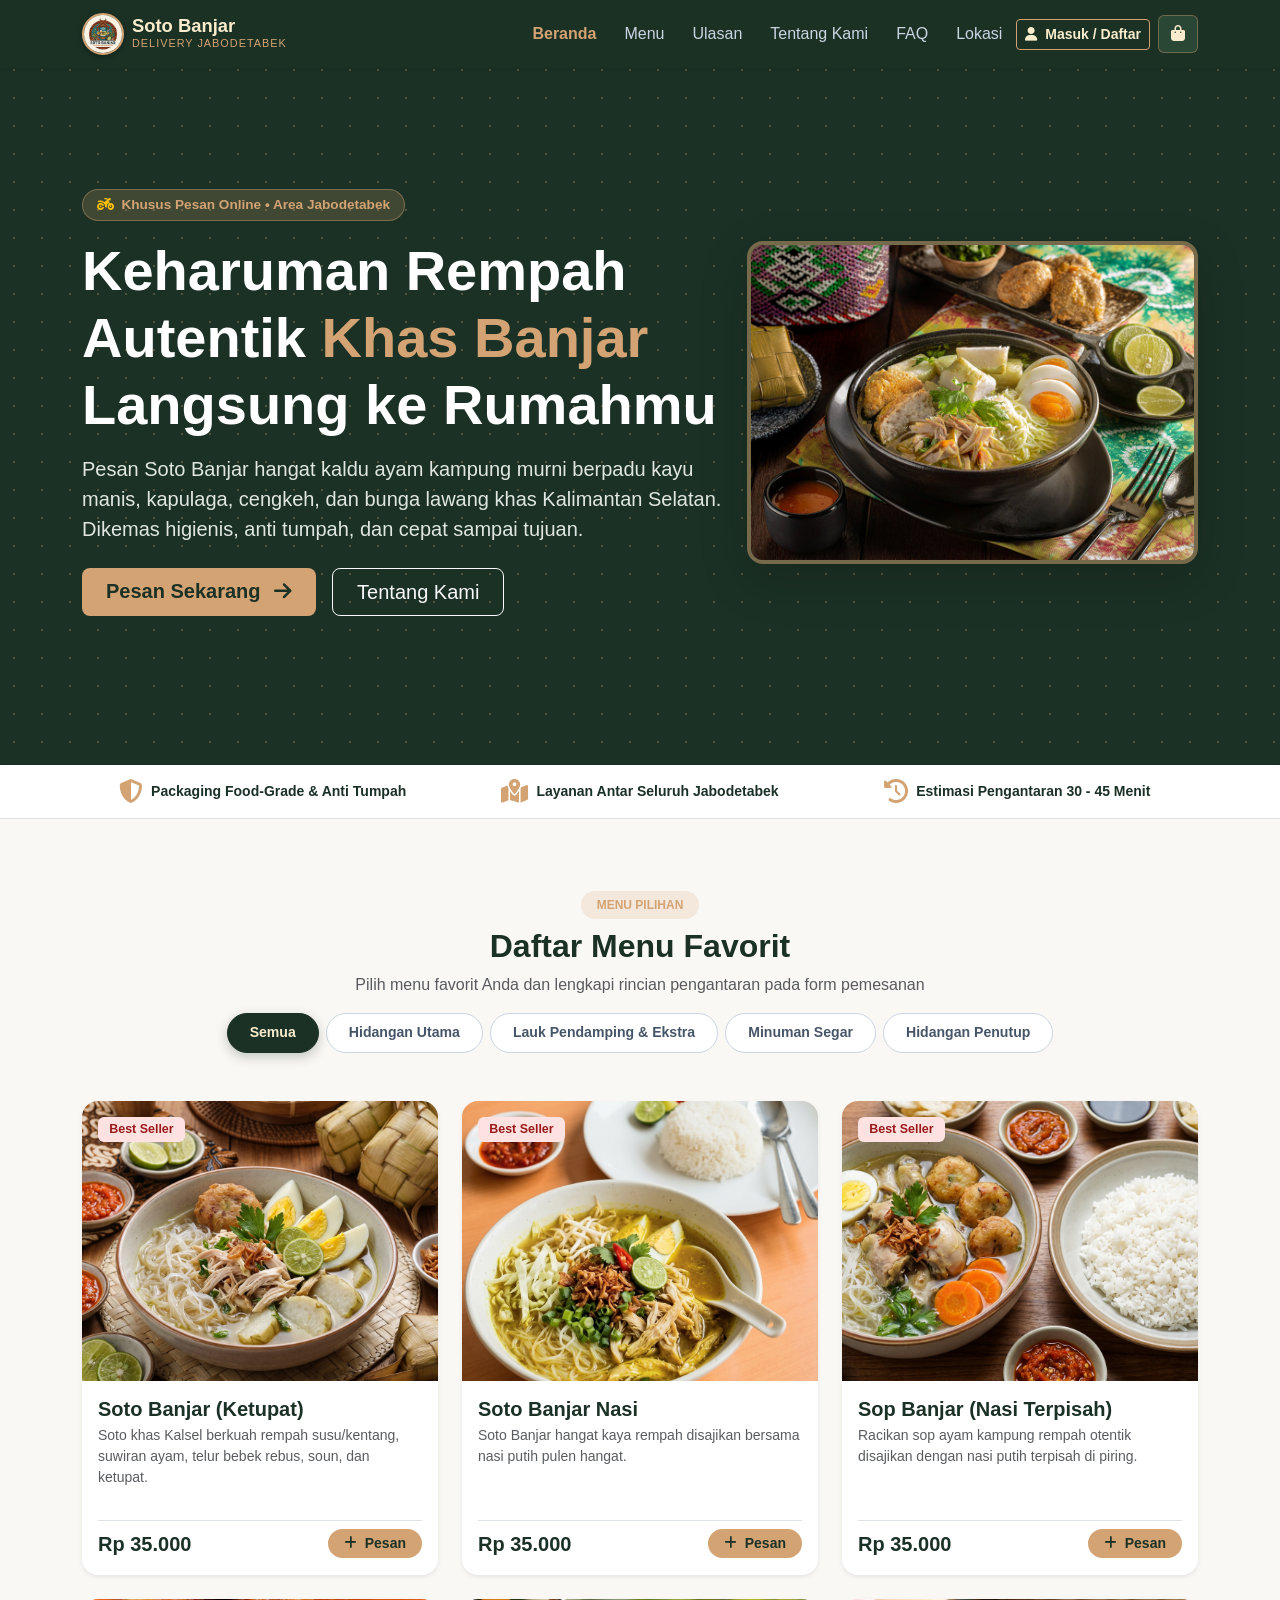
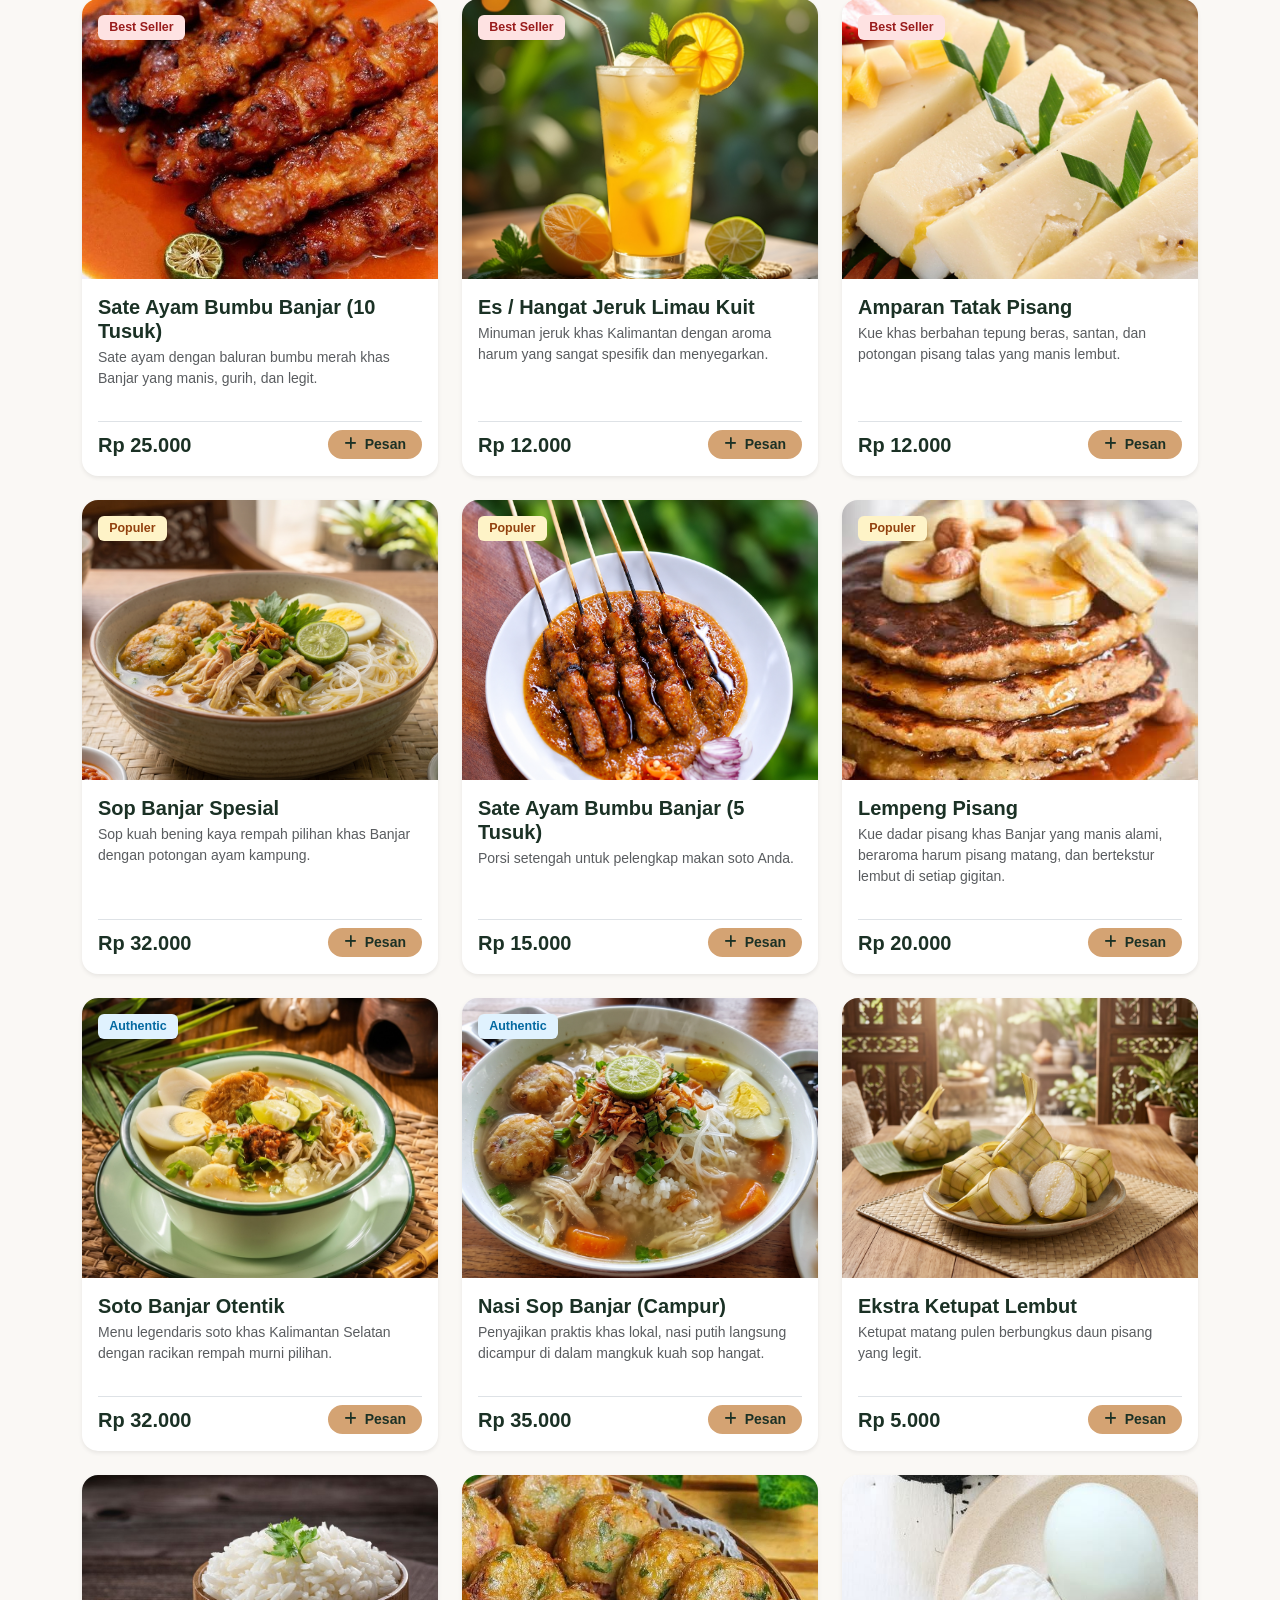
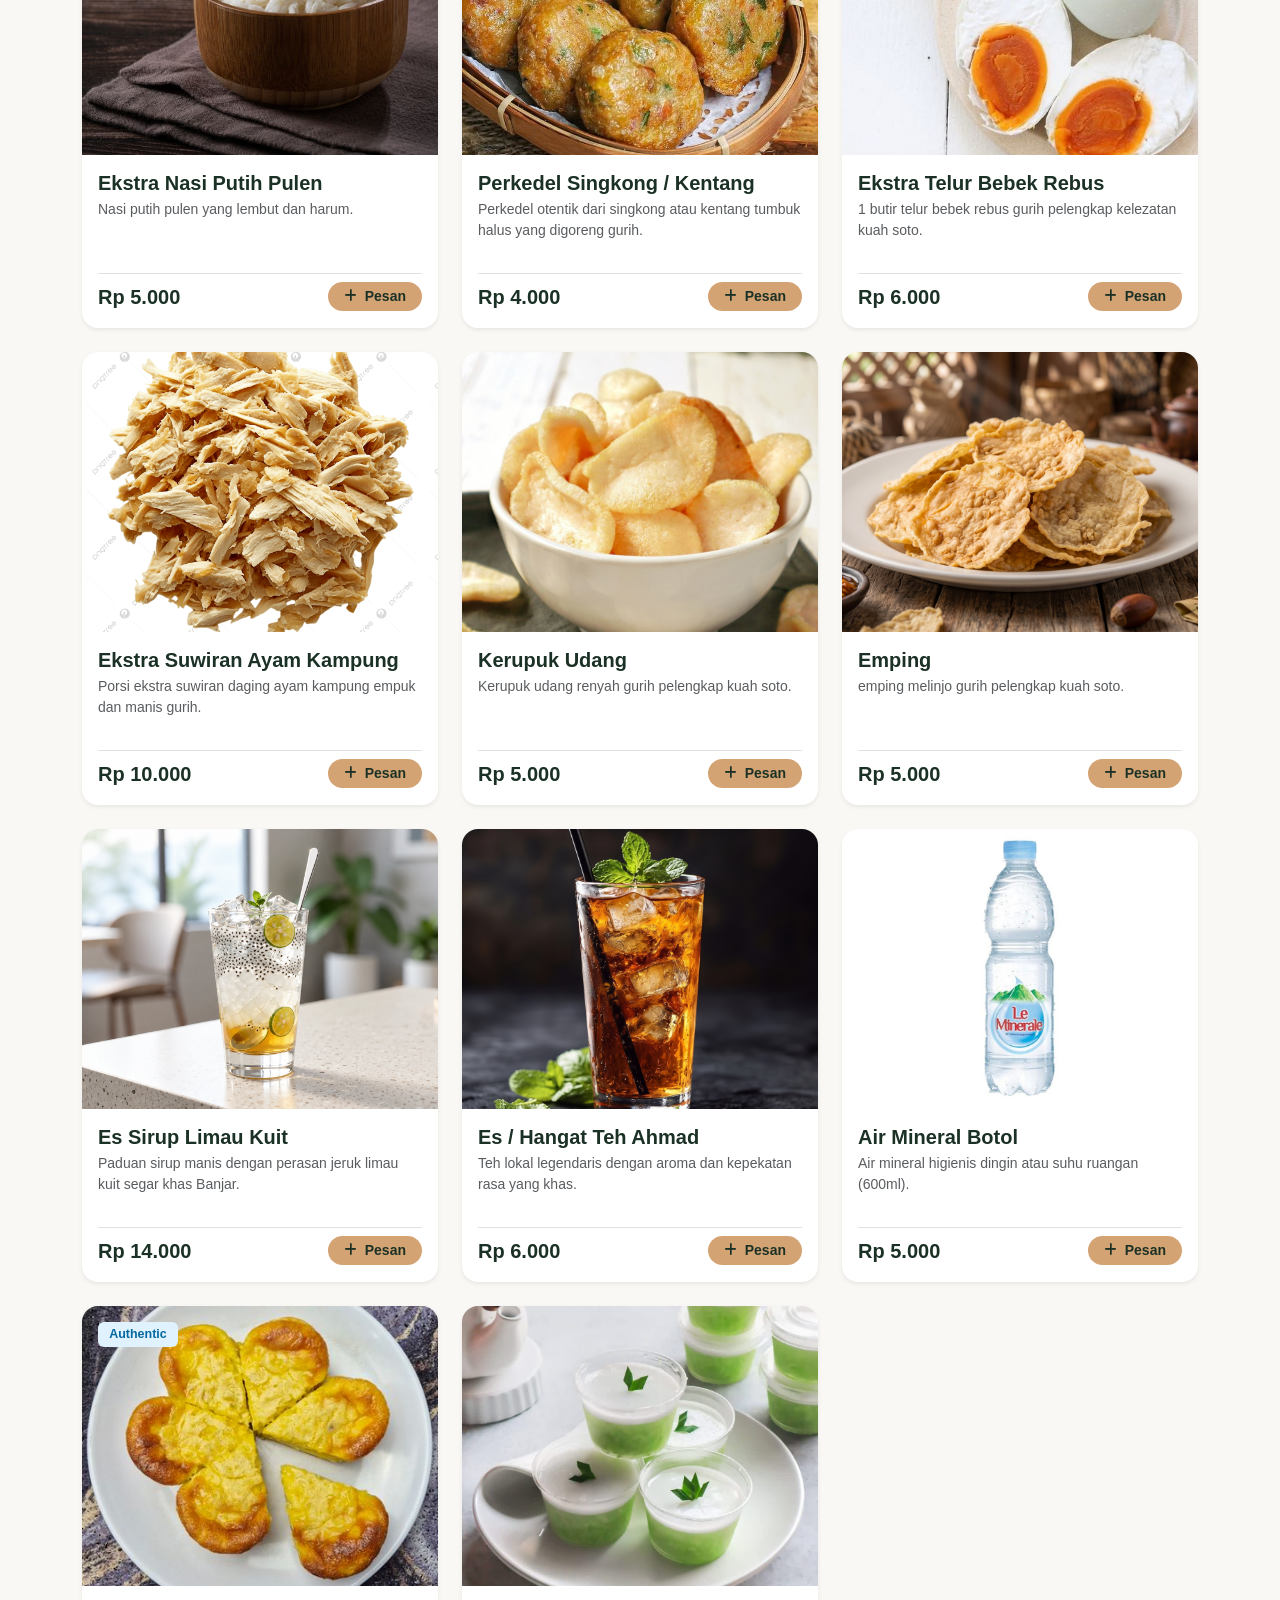
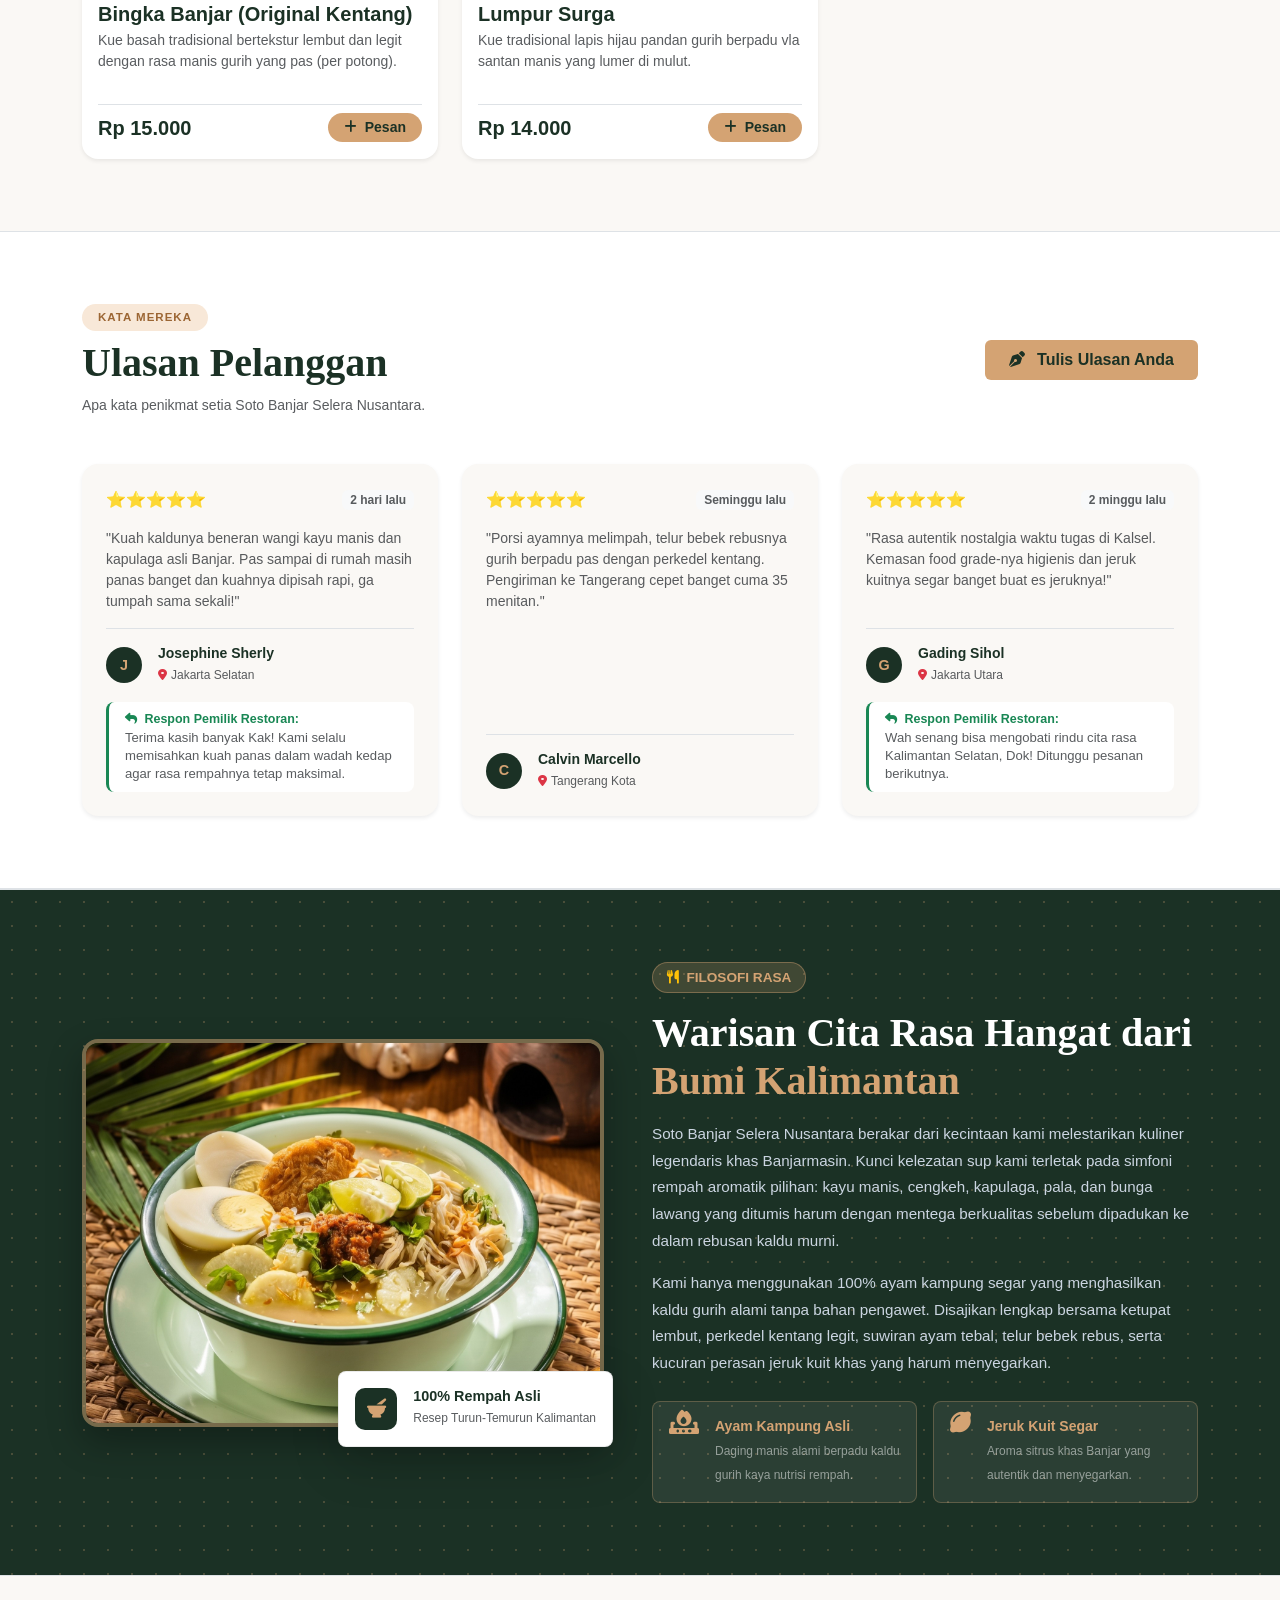
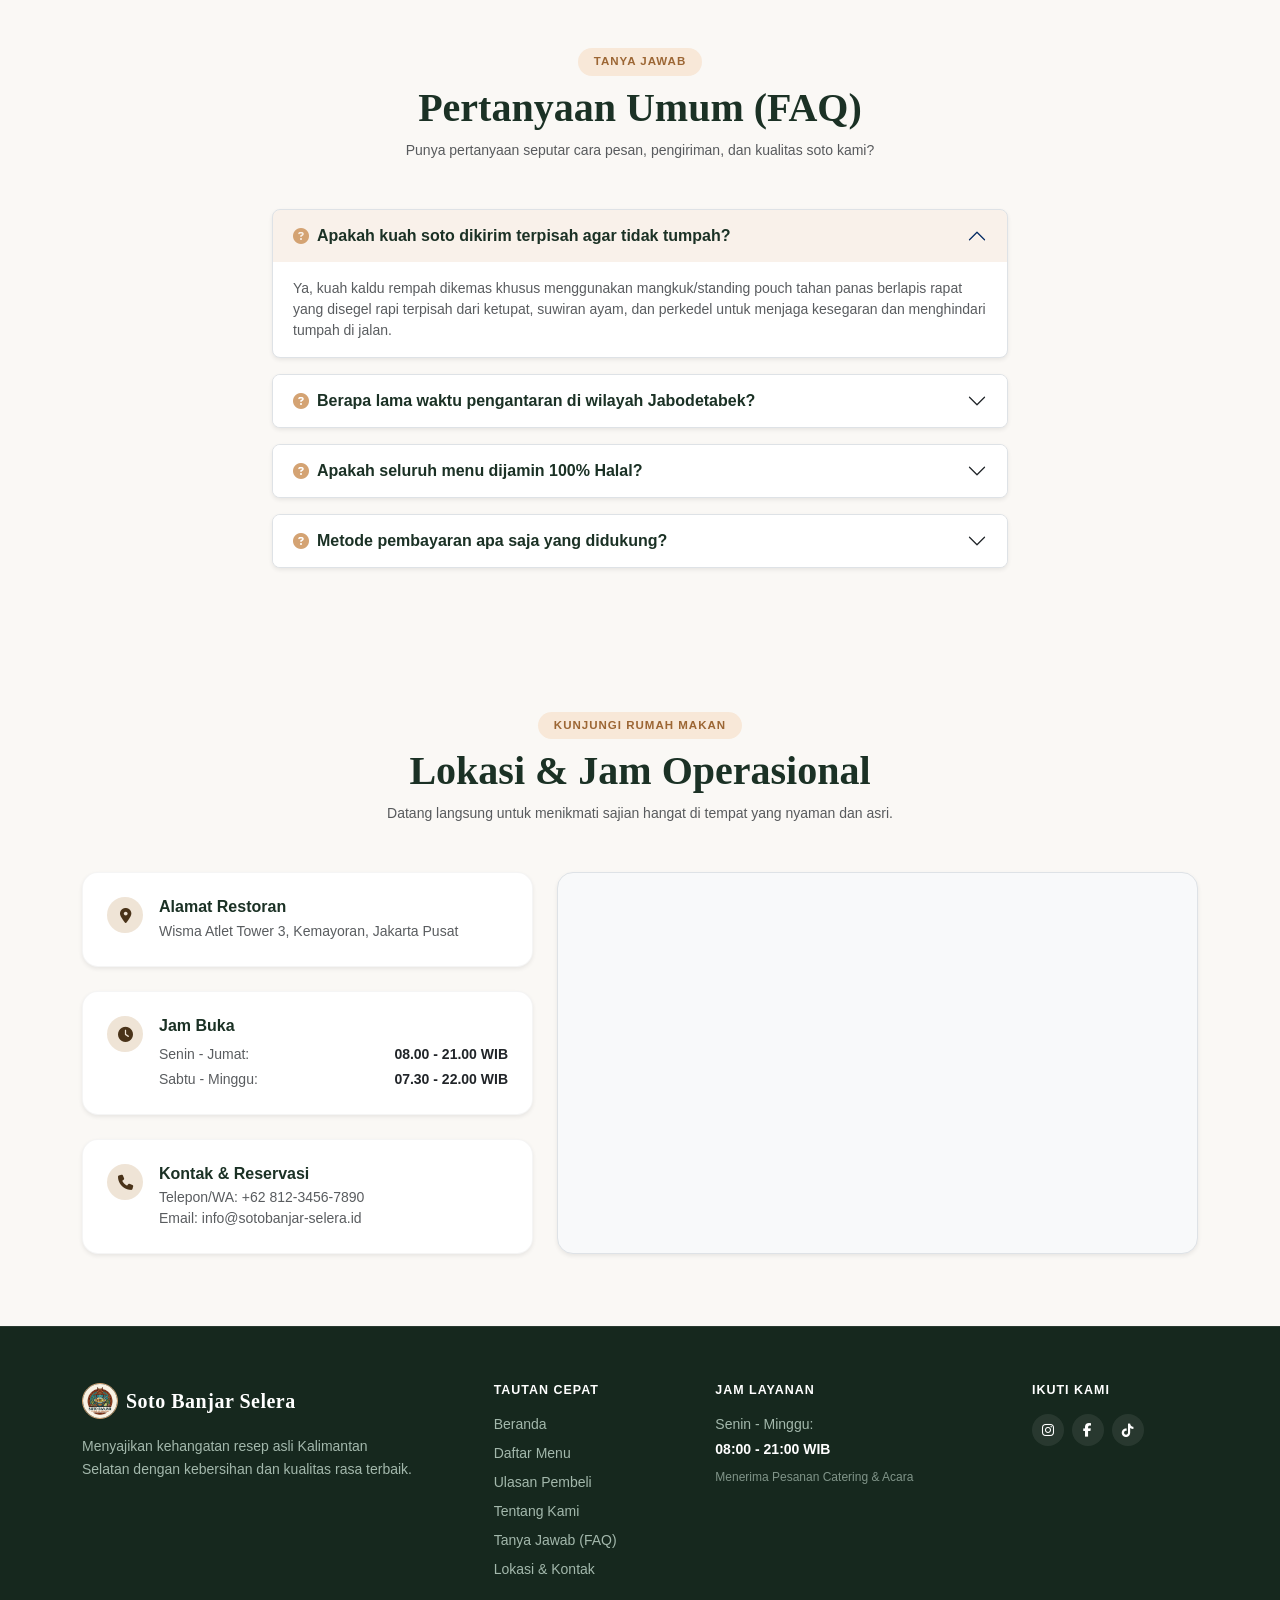
<file: SotoBanjar-UTS-Kelompok5/customer/index.html>
<!DOCTYPE html>
<html lang="id">
<head>
    <meta charset="UTF-8">
    <meta name="viewport" content="width=device-width, initial-scale=1.0">
    <title>Soto Banjar Selera Nusantara - Delivery Online Jabodetabek</title>
    <link rel="icon" type="image/jpeg" href="../assets/logo.jpeg">
    <link href="https://cdn.jsdelivr.net/npm/bootstrap@5.3.3/dist/css/bootstrap.min.css" rel="stylesheet">
    <link rel="stylesheet" href="https://cdnjs.cloudflare.com/ajax/libs/font-awesome/6.4.0/css/all.min.css">
    <link rel="stylesheet" href="style.css">
</head>
<body>

    <!-- Navigation -->
    <nav class="navbar navbar-expand-lg navbar-dark fixed-top custom-navbar shadow-sm">
        <div class="container">
            <a class="navbar-brand d-flex align-items-center gap-2" href="#">
                <img src="../assets/logo.jpeg" alt="Logo Soto Banjar" class="brand-logo-img">
                <div>
                    <span class="d-block brand-title">Soto Banjar</span>
                    <span class="d-block brand-subtitle">Delivery Jabodetabek</span>
                </div>
            </a>
            
            <div class="d-flex align-items-center gap-2 order-lg-last">
                <div id="user-nav-area">
                    <button class="btn btn-outline-gold btn-sm" data-bs-toggle="modal" data-bs-target="#authModal">
                        <i class="fa-solid fa-user me-1"></i> Masuk / Daftar
                    </button>
                </div>

                <button id="cart-toggle-btn" class="btn btn-cart position-relative" title="Lihat Keranjang Pesanan">
                    <i class="fa-solid fa-bag-shopping"></i>
                    <span id="cart-count-badge" class="position-absolute top-0 start-100 translate-middle badge rounded-pill bg-danger d-none">0</span>
                </button>
            </div>

            <div class="collapse navbar-collapse" id="navMenu">
                <ul class="navbar-nav ms-auto mb-2 mb-lg-0">
                    <li class="nav-item"><a class="nav-link active" href="#home">Beranda</a></li>
                    <li class="nav-item"><a class="nav-link" href="#menu">Menu</a></li>
                    <li class="nav-item"><a class="nav-link" href="#review">Ulasan</a></li>
                    <li class="nav-item"><a class="nav-link" href="#tentang">Tentang Kami</a></li>
                    <li class="nav-item"><a class="nav-link" href="#faq">FAQ</a></li>
                    <li class="nav-item"><a class="nav-link" href="#lokasi">Lokasi</a></li>
                </ul>
            </div>
        </div>
    </nav>

    <!-- Header -->
    <section id="home" class="hero-section text-white d-flex align-items-center">
        <div class="container text-center text-lg-start">
            <div class="row align-items-center gy-5">
                <div class="col-lg-7">
                    <span class="badge badge-tag mb-3">
                        <i class="fa-solid fa-motorcycle me-1 text-warning"></i> <span id="hero-badge-text">Khusus Pesan Online • Area Jabodetabek</span>
                    </span>
                    <h1 class="display-4 fw-bold mb-3 hero-title" id="hero-title-text">
                        Keharuman Rempah Autentik <span class="text-gold">Khas Banjar</span> Langsung ke Rumahmu
                    </h1>
                    <p class="lead mb-4 hero-desc" id="hero-desc-text">
                        Pesan Soto Banjar hangat kaldu ayam kampung murni berpadu kayu manis, kapulaga, cengkeh, dan bunga lawang khas Kalimantan Selatan. Dikemas higienis, anti tumpah, dan cepat sampai tujuan.
                    </p>
                    <div class="d-flex flex-column flex-sm-row gap-3 justify-content-center justify-content-lg-start">
                        <a href="#menu" class="btn btn-gold btn-lg px-4">Pesan Sekarang <i class="fa-solid fa-arrow-right ms-2"></i></a>
                        <a href="#tentang" class="btn btn-outline-light btn-lg px-4">Tentang Kami</a>
                    </div>
                </div>
                <div class="col-lg-5 text-center">
                    <div class="hero-img-box position-relative d-inline-block">
                        <img id="hero-main-img" src="../assets/header.jpg" alt="Soto Banjar" class="img-fluid rounded-4 shadow-lg hero-img">
                    </div>
                </div>
            </div>
        </div>
    </section>

    <!-- Banner Pengiriman -->
    <section id="area-pengiriman" class="bg-white py-3 border-bottom shadow-sm">
        <div class="container">
            <div class="row g-3 text-center align-items-center">
                <div class="col-md-4">
                    <div class="d-flex align-items-center justify-content-center gap-2 text-dark-green">
                        <i class="fa-solid fa-shield-halved fa-xl text-gold"></i>
                        <span class="fw-semibold small">Packaging Food-Grade & Anti Tumpah</span>
                    </div>
                </div>
                <div class="col-md-4">
                    <div class="d-flex align-items-center justify-content-center gap-2 text-dark-green">
                        <i class="fa-solid fa-map-location-dot fa-xl text-gold"></i>
                        <span class="fw-semibold small">Layanan Antar Seluruh Jabodetabek</span>
                    </div>
                </div>
                <div class="col-md-4">
                    <div class="d-flex align-items-center justify-content-center gap-2 text-dark-green">
                        <i class="fa-solid fa-clock-rotate-left fa-xl text-gold"></i>
                        <span class="fw-semibold small">Estimasi Pengantaran 30 - 45 Menit</span>
                    </div>
                </div>
            </div>
        </div>
    </section>

    <!-- Menu -->
    <section id="menu" class="py-5 location-section">
        <div class="container py-4">
            <div class="text-center mb-5">
                <span class="badge bg-gold-subtle text-gold text-uppercase px-3 py-2 rounded-pill fw-bold">Menu Pilihan</span>
                <h2 class="section-title mt-2">Daftar Menu Favorit</h2>
                <p class="text-muted">Pilih menu favorit Anda dan lengkapi rincian pengantaran pada form pemesanan</p>
                
                <div class="d-flex justify-content-center mt-3">
                    <div class="btn-group flex-wrap justify-content-center" id="filter-tabs"></div>
                </div>
            </div>

            <div class="row g-4" id="menu-grid"></div>
        </div>
    </section>

    <!-- Review / Ulasan Pelanggan -->
    <section id="review" class="py-5 bg-white border-top border-bottom">
        <div class="container py-4">
            <div class="d-flex flex-column flex-md-row justify-content-between align-items-center mb-5 gap-3">
                <div>
                    <span class="badge badge-pill-subtle text-uppercase px-3 py-2 rounded-pill fw-bold">KATA MEREKA</span>
                    <h2 class="display-6 fw-bold mt-2 section-heading-custom">Ulasan Pelanggan</h2>
                    <p class="text-muted small mb-0">Apa kata penikmat setia Soto Banjar Selera Nusantara.</p>
                </div>
                <button type="button" class="btn btn-gold px-4 py-2" onclick="handleOpenReviewModal()">
                    <i class="fa-solid fa-pen-nib me-2"></i> Tulis Ulasan Anda
                </button>
            </div>

            <div class="row g-4" id="review-cards-container"></div>
        </div>
    </section>

    <!-- Tentang Kami -->
    <section id="tentang" class="py-5 about-green-section text-white border-top border-bottom">
        <div class="container py-4">
            <div class="row align-items-center gy-5">
                <div class="col-lg-6">
                    <div class="position-relative pe-lg-4">
                        <div class="about-img-frame rounded-4 overflow-hidden shadow-lg">
                            <img id="about-main-img" src="../assets/soto-banjar.jpeg" alt="Cita Rasa Soto Banjar" class="img-fluid w-100 about-main-img">
                        </div>
                        <div class="about-floating-card shadow-lg p-3 rounded-3 bg-white position-absolute border text-dark">
                            <div class="d-flex align-items-center gap-3">
                                <div class="about-floating-icon"><i class="fa-solid fa-mortar-pestle"></i></div>
                                <div>
                                    <h6 class="fw-bold mb-0 text-dark-green" style="font-size: 0.9rem;">100% Rempah Asli</h6>
                                    <small class="text-muted extra-small">Resep Turun-Temurun Kalimantan</small>
                                </div>
                            </div>
                        </div>
                    </div>
                </div>

                <div class="col-lg-6">
                    <span class="badge badge-tag mb-3">
                        <i class="fa-solid fa-utensils me-1 text-warning"></i> <span id="about-badge-text">FILOSOFI RASA</span>
                    </span>
                    <h2 class="display-6 fw-bold mb-3 section-heading-custom text-white" id="about-title-text">
                        Warisan Cita Rasa Hangat dari <span class="text-gold">Bumi Kalimantan</span>
                    </h2>
                    <p class="about-text-lead" id="about-p1-text" style="line-height: 1.75; font-size: 0.95rem;">
                        Soto Banjar Selera Nusantara berakar dari kecintaan kami melestarikan kuliner legendaris khas Banjarmasin. Kunci kelezatan sup kami terletak pada simfoni rempah aromatik pilihan: kayu manis, cengkeh, kapulaga, pala, dan bunga lawang yang ditumis harum dengan mentega berkualitas sebelum dipadukan ke dalam rebusan kaldu murni.
                    </p>
                    <p class="about-text-lead mb-4" id="about-p2-text" style="line-height: 1.75; font-size: 0.95rem;">
                        Kami hanya menggunakan 100% ayam kampung segar yang menghasilkan kaldu gurih alami tanpa bahan pengawet. Disajikan lengkap bersama ketupat lembut, perkedel kentang legit, suwiran ayam tebal, telur bebek rebus, serta kucuran perasan jeruk kuit khas yang harum menyegarkan.
                    </p>

                    <div class="row g-3">
                        <div class="col-sm-6">
                            <div class="d-flex align-items-start gap-3 p-3 rounded-3 about-feature-box">
                                <i class="fa-solid fa-fire-burner text-gold fa-xl mt-1"></i>
                                <div>
                                    <h6 class="fw-bold mb-1 text-gold small" id="about-feat1-title">Ayam Kampung Asli</h6>
                                    <small class="text-white-50 extra-small" id="about-feat1-desc">Daging manis alami berpadu kaldu gurih kaya nutrisi rempah.</small>
                                </div>
                            </div>
                        </div>
                        <div class="col-sm-6">
                            <div class="d-flex align-items-start gap-3 p-3 rounded-3 about-feature-box">
                                <i class="fa-solid fa-lemon text-gold fa-xl mt-1"></i>
                                <div>
                                    <h6 class="fw-bold mb-1 text-gold small" id="about-feat2-title">Jeruk Kuit Segar</h6>
                                    <small class="text-white-50 extra-small" id="about-feat2-desc">Aroma sitrus khas Banjar yang autentik dan menyegarkan.</small>
                                </div>
                            </div>
                        </div>
                    </div>
                </div>
            </div>
        </div>
    </section>

    <!-- FAQ -->
    <section id="faq" class="py-5 location-section">
        <div class="container py-4">
            <div class="text-center mb-5">
                <span class="badge badge-pill-subtle text-uppercase px-3 py-2 rounded-pill fw-bold" id="faq-badge-text">TANYA JAWAB</span>
                <h2 class="display-6 fw-bold mt-2 section-heading-custom" id="faq-title-text">Pertanyaan Umum (FAQ)</h2>
                <p class="text-muted small" id="faq-desc-text">Punya pertanyaan seputar cara pesan, pengiriman, dan kualitas soto kami?</p>
            </div>

            <div class="row justify-content-center">
                <div class="col-lg-8">
                    <div class="accordion custom-accordion" id="faqAccordion"></div>
                </div>
            </div>
        </div>
    </section>

    <!-- Lokasi & Jam Operasional -->
    <section id="lokasi" class="location-section py-5">
        <div class="container py-4">
            <div class="text-center mb-5">
                <span class="badge badge-pill-subtle text-uppercase px-3 py-2 rounded-pill fw-bold">KUNJUNGI RUMAH MAKAN</span>
                <h2 class="display-6 fw-bold mt-2 section-heading-custom">Lokasi & Jam Operasional</h2>
                <p class="text-muted small">Datang langsung untuk menikmati sajian hangat di tempat yang nyaman dan asri.</p>
            </div>

            <div class="row g-4 align-items-stretch">
                <div class="col-lg-5 d-flex flex-column gap-3 justify-content-between">
                    <div class="info-card p-3 p-md-4 shadow-sm rounded-4 border-0 bg-white d-flex align-items-start gap-3">
                        <div class="icon-circle"><i class="fa-solid fa-location-dot"></i></div>
                        <div>
                            <h6 class="fw-bold mb-1 title-text">Alamat Restoran</h6>
                            <p class="text-muted small mb-0">Wisma Atlet Tower 3, Kemayoran, Jakarta Pusat</p>
                        </div>
                    </div>

                    <div class="info-card p-3 p-md-4 shadow-sm rounded-4 border-0 bg-white d-flex align-items-start gap-3">
                        <div class="icon-circle"><i class="fa-solid fa-clock"></i></div>
                        <div class="flex-grow-1">
                            <h6 class="fw-bold mb-2 title-text">Jam Buka</h6>
                            <div class="d-flex justify-content-between small text-muted mb-1">
                                <span>Senin - Jumat:</span>
                                <span class="fw-semibold text-dark">08.00 - 21.00 WIB</span>
                            </div>
                            <div class="d-flex justify-content-between small text-muted">
                                <span>Sabtu - Minggu:</span>
                                <span class="fw-semibold text-dark">07.30 - 22.00 WIB</span>
                            </div>
                        </div>
                    </div>

                    <div class="info-card p-3 p-md-4 shadow-sm rounded-4 border-0 bg-white d-flex align-items-start gap-3">
                        <div class="icon-circle"><i class="fa-solid fa-phone"></i></div>
                        <div>
                            <h6 class="fw-bold mb-1 title-text">Kontak & Reservasi</h6>
                            <div class="text-muted small">Telepon/WA: +62 812-3456-7890</div>
                            <div class="text-muted small">Email: info@sotobanjar-selera.id</div>
                        </div>
                    </div>
                </div>

                <div class="col-lg-7">
                    <div class="h-100 rounded-4 shadow-sm overflow-hidden border bg-light" style="min-height: 380px;">
                        <iframe
                            src="https://maps.google.com/maps?q=Wisma%20Atlet%20Tower%203%20Kemayoran%20Jakarta%20Pusat&t=&z=16&ie=UTF8&iwloc=&output=embed" 
                            width="100%"
                            height="100%"
                            style="border:0; min-height: 380px; width: 100%; display: block;"
                            allowfullscreen=""
                            loading="lazy"
                            referrerpolicy="no-referrer-when-downgrade">
                        </iframe>
                    </div>
                </div>
            </div>
        </div>
    </section>

    <!-- Footer -->
    <footer class="main-footer py-5 text-white">
        <div class="container py-2">
            <div class="row g-4 justify-content-between">
                <div class="col-lg-4 col-md-6">
                    <div class="d-flex align-items-center gap-2 mb-3">
                        <img src="../assets/logo.jpeg" alt="Logo Soto Banjar" class="footer-logo-img">
                        <h5 class="fw-bold mb-0 text-white font-serif">Soto Banjar Selera</h5>
                    </div>
                    <p class="footer-desc small text-light-green mb-0 pe-lg-4">
                        Menyajikan kehangatan resep asli Kalimantan Selatan dengan kebersihan dan kualitas rasa terbaik.
                    </p>
                </div>

                <div class="col-lg-2 col-md-6 col-6">
                    <h6 class="footer-title fw-bold text-uppercase mb-3">Tautan Cepat</h6>
                    <ul class="list-unstyled footer-links small mb-0 d-flex flex-column gap-2">
                        <li><a href="#home">Beranda</a></li>
                        <li><a href="#menu">Daftar Menu</a></li>
                        <li><a href="#review">Ulasan Pembeli</a></li>
                        <li><a href="#tentang">Tentang Kami</a></li>
                        <li><a href="#faq">Tanya Jawab (FAQ)</a></li>
                        <li><a href="#lokasi">Lokasi & Kontak</a></li>
                    </ul>
                </div>

                <div class="col-lg-3 col-md-6 col-6">
                    <h6 class="footer-title fw-bold text-uppercase mb-3">Jam Layanan</h6>
                    <div class="small text-light-green">
                        <p class="mb-1">Senin - Minggu:</p>
                        <p class="fw-bold text-white mb-2">08:00 - 21:00 WIB</p>
                        <p class="mb-0 extra-small opacity-75">Menerima Pesanan Catering & Acara</p>
                    </div>
                </div>

                <div class="col-lg-2 col-md-6">
                    <h6 class="footer-title fw-bold text-uppercase mb-3">Ikuti Kami</h6>
                    <div class="d-flex gap-2">
                        <a href="#" class="social-btn" title="Instagram"><i class="fa-brands fa-instagram"></i></a>
                        <a href="#" class="social-btn" title="Facebook"><i class="fa-brands fa-facebook-f"></i></a>
                        <a href="#" class="social-btn" title="TikTok"><i class="fa-brands fa-tiktok"></i></a>
                    </div>
                </div>
            </div>
        </div>
    </footer>

    <!-- Form Pemesanan & Pengiriman -->
    <div class="offcanvas offcanvas-end" tabindex="-1" id="cartDrawer" style="width: 480px; max-width: 100vw;">
        <div class="offcanvas-header bg-dark-green text-white">
            <h5 class="offcanvas-title d-flex align-items-center gap-2">
                <i class="fa-solid fa-motorcycle text-gold"></i> Form Pemesanan & Pengiriman
            </h5>
            <button type="button" class="btn-close btn-close-white" data-bs-dismiss="offcanvas"></button>
        </div>
        
        <div class="offcanvas-body d-flex flex-column p-3">
            <div class="alert alert-warning py-2 px-3 small d-flex align-items-center mb-3">
                <i class="fa-solid fa-circle-info text-warning me-2 fa-lg"></i>
                <div>Layanan khusus <strong>Delivery Online</strong>. Makanan dikirim langsung ke alamat Anda.</div>
            </div>

            <h6 class="fw-bold text-dark-green mb-2"><i class="fa-solid fa-receipt me-1"></i> Rincian Menu</h6>
            <div id="cart-items-container" class="pe-1 mb-3" style="max-height: 220px; overflow-y: auto;">
                <div id="cart-empty-state" class="text-center py-4 text-muted">
                    <i class="fa-solid fa-bowl-food display-4 mb-2"></i>
                    <p>Keranjang pesanan masih kosong.</p>
                </div>
            </div>

            <form id="checkout-form" class="border-top pt-3">
                <h6 class="fw-bold text-dark-green mb-2"><i class="fa-solid fa-location-dot me-1 text-danger"></i> Alamat Pengantaran</h6>
                
                <div class="mb-2">
                    <label class="form-label small fw-semibold text-muted mb-1">Nama Penerima *</label>
                    <input type="text" id="cust-name" class="form-control form-control-sm" placeholder="Contoh: Budi Santoso" required>
                </div>
                
                <div class="mb-2">
                    <label class="form-label small fw-semibold text-muted mb-1">Nomor Telepon / WhatsApp *</label>
                    <input type="tel" id="cust-phone" class="form-control form-control-sm" placeholder="Contoh: 081234567890" required>
                </div>

                <div class="mb-2">
                    <label class="form-label small fw-semibold text-muted mb-1">Wilayah Pengantaran *</label>
                    <select id="cust-city" class="form-select form-select-sm" required></select>
                </div>

                <div class="mb-2">
                    <label class="form-label small fw-semibold text-muted mb-1">Alamat Lengkap *</label>
                    <textarea id="cust-address" rows="2" class="form-control form-control-sm" placeholder="Nama Jalan, No. Rumah, RT/RW, Kelurahan, Kecamatan" required></textarea>
                </div>

                <div class="mb-3">
                    <label class="form-label small fw-semibold text-muted mb-1">Patokan / Catatan Driver (Opsional)</label>
                    <input type="text" id="cust-note" class="form-control form-control-sm" placeholder="Contoh: Pagar hitam depan musholla / Titip di lobby">
                </div>

                <!-- Metode Pembayaran -->
                <h6 class="fw-bold text-dark-green mb-2"><i class="fa-solid fa-credit-card me-1 text-primary"></i> Metode Pembayaran (VA & E-Wallet)</h6>
                <div class="mb-3">
                    <label class="form-label extra-small text-muted mb-1">Pilih Bank Virtual Account atau E-Wallet *</label>
                    <select id="cust-payment-channel" class="form-select form-select-sm" required>
                        <option value="" disabled selected>-- Pilih Bank VA / E-Wallet --</option>
                        <optgroup label="Virtual Account Bank">
                            <option value="BCA Virtual Account">BCA Virtual Account</option>
                            <option value="Mandiri Virtual Account">Mandiri Virtual Account</option>
                        </optgroup>
                        <optgroup label="E-Wallet">
                            <option value="GoPay">GoPay</option>
                            <option value="OVO">OVO</option>
                            <option value="ShopeePay">ShopeePay</option>
                            <option value="DANA">DANA</option>
                        </optgroup>
                    </select>
                </div>

                <div class="bg-light p-3 rounded-3 mb-3 border">
                    <div class="d-flex justify-content-between small text-muted mb-1">
                        <span>Subtotal Makanan</span>
                        <span id="cart-subtotal">Rp 0</span>
                    </div>
                    <div class="d-flex justify-content-between small text-muted mb-1">
                        <span>Biaya Ongkos Kirim</span>
                        <span id="cart-ongkir">Rp 0</span>
                    </div>
                    <div class="d-flex justify-content-between small text-muted mb-2">
                        <span>Biaya Layanan & Pengemasan</span>
                        <span id="cart-service">Rp 2.000</span>
                    </div>
                    <div class="d-flex justify-content-between fw-bold h5 text-dark-green border-top pt-2 mb-0">
                        <span>Total Pembayaran</span>
                        <span id="cart-total">Rp 0</span>
                    </div>
                </div>

                <button type="submit" id="place-order-btn" class="btn btn-gold w-100 py-2 fw-bold shadow-sm">
                    <i class="fa-solid fa-lock me-2"></i> Bayar Sekarang via Virtual Account
                </button>
            </form>
        </div>
    </div>

    <!-- Struk Pesanan -->
    <div class="modal fade" id="orderSuccessModal" tabindex="-1" aria-hidden="true" data-bs-backdrop="static">
        <div class="modal-dialog modal-dialog-centered">
            <div class="modal-content border-0 shadow rounded-4 overflow-hidden">
                <div class="modal-body text-center p-4">
                    <div class="text-success mb-3">
                        <i class="fa-solid fa-circle-check display-3"></i>
                    </div>
                    <h4 class="fw-bold text-dark-green mb-1">Pesanan Berhasil Dibuat!</h4>
                    <p class="text-muted small mb-3">ID Pesanan: <strong id="modal-order-id" class="text-dark">#SBN-0000</strong></p>
                    
                    <div class="va-card-box p-3 rounded-3 mb-3 border text-center">
                        <span class="badge bg-gold-subtle text-dark-green fw-bold text-uppercase mb-2 d-inline-block px-3 py-1" id="modal-payment-name">
                            BCA Virtual Account
                        </span>
                        <div class="small text-muted mb-1">Nomor Rekening Virtual Account:</div>
                        <div class="d-flex justify-content-center align-items-center gap-2 mb-2">
                            <span class="va-code-number fs-4 fw-bold text-dark-green font-monospace" id="modal-va-number">807770812345678</span>
                            <button type="button" class="btn btn-sm btn-outline-success py-1 px-3" onclick="copyVACode()" id="btn-copy-code" title="Salin Kode">
                                <i class="fa-regular fa-copy me-1"></i> Salin
                            </button>
                        </div>
                        <div class="extra-small text-muted">
                            <i class="fa-regular fa-clock me-1 text-warning"></i> Selesaikan pembayaran dalam <strong>24 jam</strong>
                        </div>
                    </div>

                    <div class="border rounded-3 p-3 bg-light text-start small mb-3">
                        <div class="d-flex justify-content-between mb-1">
                            <span class="text-muted">Penerima:</span>
                            <span class="fw-bold" id="modal-cust-name">-</span>
                        </div>
                        <div class="d-flex justify-content-between mb-1">
                            <span class="text-muted">Wilayah:</span>
                            <span class="fw-bold" id="modal-cust-city">-</span>
                        </div>
                        <div class="mb-1">
                            <span class="text-muted d-block">Alamat Pengiriman:</span>
                            <span class="fw-semibold" id="modal-cust-address">-</span>
                        </div>
                        <div class="d-flex justify-content-between border-top pt-2 mt-2">
                            <span class="fw-bold fs-6">Total Pembayaran:</span>
                            <span class="fw-bold fs-6 text-dark-green" id="modal-total-pay">-</span>
                        </div>
                    </div>

                    <div class="d-flex gap-2">
                        <button type="button" class="btn btn-outline-dark w-50 py-2 fw-semibold" onclick="openOrderHistoryModal()" data-bs-dismiss="modal">
                            <i class="fa-solid fa-clock-rotate-left me-1"></i> Lihat Riwayat
                        </button>
                        <button type="button" class="btn btn-dark-green text-white w-50 py-2 fw-semibold" data-bs-dismiss="modal">
                            Selesai
                        </button>
                    </div>
                </div>
            </div>
        </div>
    </div>

    <!-- History Pesanan -->
    <div class="modal fade" id="orderHistoryModal" tabindex="-1" aria-hidden="true">
        <div class="modal-dialog modal-dialog-centered modal-dialog-scrollable modal-lg">
            <div class="modal-content border-0 shadow rounded-4">
                <div class="modal-header bg-dark-green text-white">
                    <h5 class="modal-title fw-bold">
                        <i class="fa-solid fa-clock-rotate-left text-gold me-2"></i> Riwayat Pesanan Saya
                    </h5>
                    <button type="button" class="btn-close btn-close-white" data-bs-dismiss="modal"></button>
                </div>
                <div class="modal-body p-4 bg-light">
                    <div id="customer-order-history-list" class="d-flex flex-column gap-3"></div>
                </div>
                <div class="modal-footer bg-white border-top">
                    <button type="button" class="btn btn-secondary btn-sm px-4" data-bs-dismiss="modal">Tutup</button>
                </div>
            </div>
        </div>
    </div>

    <!-- Form Auth -->
    <div class="modal fade" id="authModal" tabindex="-1" aria-hidden="true">
        <div class="modal-dialog modal-dialog-centered" style="max-width: 420px;">
            <div class="modal-content border-0 shadow rounded-4 overflow-hidden">
                <div class="modal-header bg-dark-green text-white border-0 pb-2">
                    <h5 class="modal-title fw-bold" id="authModalTitle"><i class="fa-solid fa-user text-gold me-2"></i> Masuk Akun</h5>
                    <button type="button" class="btn-close btn-close-white" data-bs-dismiss="modal"></button>
                </div>
                <div class="modal-body p-4">
                    <ul class="nav nav-pills nav-fill mb-3" id="authTabs">
                        <li class="nav-item">
                            <button class="nav-link active fw-bold small" id="tab-login-btn" onclick="toggleAuthTab('login')">Masuk</button>
                        </li>
                        <li class="nav-item">
                            <button class="nav-link fw-bold small" id="tab-register-btn" onclick="toggleAuthTab('register')">Daftar Akun</button>
                        </li>
                    </ul>

                    <!-- Form Login -->
                    <form id="form-login">
                        <div class="mb-3">
                            <label class="form-label small fw-semibold">Email / Nomor HP</label>
                            <input type="text" id="login-email" class="form-control" placeholder="nama@email.com" required>
                        </div>
                        <div class="mb-3">
                            <label class="form-label small fw-semibold">Kata Sandi</label>
                            <div class="input-group">
                                <input type="password" id="login-password" class="form-control" placeholder="••••••••" required>
                                <button class="btn btn-outline-secondary btn-toggle-pw" type="button" onclick="toggleCustomerPassword('login-password', 'eye-icon-login', 'eye-text-login')" title="Show / Hide Password">
                                    <i class="fa-regular fa-eye" id="eye-icon-login"></i>
                                    <span id="eye-text-login" class="ms-1 small fw-bold">Show</span>
                                </button>
                            </div>
                        </div>
                        <button type="submit" class="btn btn-gold w-100 py-2 fw-bold">Masuk Sekarang</button>
                    </form>

                    <!-- Form Register -->
                    <form id="form-register" class="d-none">
                        <div class="mb-2">
                            <label class="form-label small fw-semibold">Nama Lengkap</label>
                            <input type="text" id="reg-name" class="form-control form-control-sm" placeholder="Contoh: Sarah Anindya" required>
                        </div>
                        <div class="mb-2">
                            <label class="form-label small fw-semibold">Email</label>
                            <input type="email" id="reg-email" class="form-control form-control-sm" placeholder="sarah@email.com" required>
                        </div>
                        <div class="mb-2">
                            <label class="form-label small fw-semibold">Nomor WhatsApp</label>
                            <input type="tel" id="reg-phone" class="form-control form-control-sm" placeholder="081234567890" required>
                        </div>
                        <div class="mb-3">
                            <label class="form-label small fw-semibold">Kata Sandi</label>
                            <div class="input-group input-group-sm">
                                <input type="password" id="reg-password" class="form-control form-control-sm" placeholder="Minimal 6 karakter" required>
                                <button class="btn btn-outline-secondary btn-toggle-pw" type="button" onclick="toggleCustomerPassword('reg-password', 'eye-icon-reg', 'eye-text-reg')" title="Show / Hide Password">
                                    <i class="fa-regular fa-eye" id="eye-icon-reg"></i>
                                    <span id="eye-text-reg" class="ms-1 extra-small fw-bold">Show</span>
                                </button>
                            </div>
                        </div>
                        <button type="submit" class="btn btn-gold w-100 py-2 fw-bold">Daftar & Buat Akun</button>
                    </form>
                </div>
            </div>
        </div>
    </div>

    <!-- Form Review / Ulasan Baru -->
    <div class="modal fade" id="addReviewModal" tabindex="-1" aria-hidden="true">
        <div class="modal-dialog modal-dialog-centered">
            <div class="modal-content border-0 shadow rounded-4">
                <div class="modal-header bg-dark-green text-white">
                    <h5 class="modal-title fw-bold"><i class="fa-solid fa-star text-gold me-2"></i> Berikan Ulasan Anda</h5>
                    <button type="button" class="btn-close btn-close-white" data-bs-dismiss="modal"></button>
                </div>
                <form id="form-add-review">
                    <div class="modal-body p-4">
                        <div class="mb-3">
                            <label class="form-label small fw-semibold">Nama Anda *</label>
                            <input type="text" id="rev-name" class="form-control" placeholder="Nama Anda" required readonly style="background-color: #f1f5f9;">
                        </div>
                        <div class="mb-3">
                            <label class="form-label small fw-semibold">Asal Kota (Jabodetabek) *</label>
                            <input type="text" id="rev-city" class="form-control" placeholder="Contoh: Jakarta Barat" required>
                        </div>
                        <div class="mb-3">
                            <label class="form-label small fw-semibold">Rating Kepuasan *</label>
                            <select id="rev-rating" class="form-select" required>
                                <option value="5">⭐⭐⭐⭐⭐ (5/5) Sangat Puas & Lezat</option>
                                <option value="4">⭐⭐⭐⭐ (4/5) Enak & Cepat</option>
                                <option value="3">⭐⭐⭐ (3/5) Cukup Baik</option>
                            </select>
                        </div>
                        <div class="mb-3">
                            <label class="form-label small fw-semibold">Ulasan / Komentar *</label>
                            <textarea id="rev-comment" rows="3" class="form-control" placeholder="Ceritakan rasa kuah, keempukan ayam, atau kecepatan delivery kami..." required></textarea>
                        </div>
                    </div>
                    <div class="modal-footer">
                        <button type="button" class="btn btn-outline-secondary" data-bs-dismiss="modal">Batal</button>
                        <button type="submit" class="btn btn-gold fw-bold px-4">Kirim Ulasan</button>
                    </div>
                </form>
            </div>
        </div>
    </div>

    <!-- Notifikasi -->
    <div class="toast-container position-fixed bottom-0 end-0 p-3">
        <div id="actionToast" class="toast align-items-center text-white bg-dark-green border-0" role="alert">
            <div class="d-flex">
                <div class="toast-body" id="toastMessage"></div>
                <button type="button" class="btn-close btn-close-white me-2 m-auto" data-bs-dismiss="toast"></button>
            </div>
        </div>
    </div>

    <script src="https://cdn.jsdelivr.net/npm/bootstrap@5.3.3/dist/js/bootstrap.bundle.min.js"></script>
    <script src="script.js"></script>
</body>
</html>
</file>
<file: SotoBanjar-UTS-Kelompok5/customer/style.css>
:root {
    --brand-dark-green: #1B3125;
    --brand-green: #2A4736;
    --brand-gold: #D4A373;
    --brand-cream: #FAEDCD;
    --brand-light: #FAF8F5;
}

body {
    background-color: var(--brand-light);
    font-family: -apple-system, BlinkMacSystemFont, "Segoe UI", Roboto, "Helvetica Neue", Arial, sans-serif;
    color: #2b2b2b;
}

.bg-dark-green {
    background-color: var(--brand-dark-green) !important;
}

.text-dark-green {
    color: var(--brand-dark-green) !important;
}

.text-gold {
    color: var(--brand-gold) !important;
}

.bg-gold-subtle {
    background-color: rgba(212, 163, 115, 0.2);
}

/* Navigation dan Logo */
.custom-navbar {
    background-color: rgba(27, 49, 37, 0.96);
    backdrop-filter: blur(8px);
}

.brand-logo-img {
    width: 42px;
    height: 42px;
    border-radius: 50%;
    object-fit: cover;
    border: 2px solid var(--brand-gold);
    box-shadow: 0 2px 6px rgba(0, 0, 0, 0.25);
}

.brand-title {
    font-size: 1.15rem;
    font-weight: 700;
    line-height: 1;
    color: var(--brand-cream);
}

.brand-subtitle {
    font-size: 0.68rem;
    letter-spacing: 1px;
    text-transform: uppercase;
    color: var(--brand-gold);
}

.custom-navbar .navbar-nav .nav-link {
    color: #cbd5e1;
    font-weight: 500;
    padding: 8px 14px !important;
    transition: color 0.2s ease;
}

.custom-navbar .navbar-nav .nav-link:hover {
    color: var(--brand-cream);
}

/* navigation link */
.custom-navbar .navbar-nav .nav-link.active {
    color: var(--brand-gold) !important;
    font-weight: 700 !important;
}

/* Tombol Login */
.btn-outline-gold {
    color: var(--brand-cream);
    border: 1px solid var(--brand-gold);
    font-weight: 600;
}
.btn-outline-gold:hover {
    background-color: var(--brand-gold);
    color: var(--brand-dark-green);
}

/* Header */
.hero-section {
    min-height: 85vh;
    padding-top: 110px;
    padding-bottom: 70px;
    background-color: var(--brand-dark-green);
    background-image: radial-gradient(rgba(212, 163, 115, 0.3) 0.75px, transparent 0.75px);
    background-size: 28px 28px;
}

.hero-title {
    line-height: 1.2;
}

.hero-desc {
    color: #e0e7e3;
    font-weight: 300;
}

.badge-tag {
    background-color: rgba(212, 163, 115, 0.2);
    border: 1px solid rgba(212, 163, 115, 0.4);
    color: var(--brand-gold);
    font-size: 0.85rem;
    padding: 0.5rem 0.85rem;
    border-radius: 50rem;
}

.hero-img {
    border: 4px solid rgba(212, 163, 115, 0.5);
    max-height: 420px;
    width: 100%;
    object-fit: cover;
}

/* Tentang Kami*/
.about-green-section {
    background-color: var(--brand-dark-green);
    background-image: radial-gradient(rgba(212, 163, 115, 0.25) 0.75px, transparent 0.75px);
    background-size: 24px 24px;
}

.about-text-lead {
    color: #cbd5e1;
}

.about-img-frame {
    border: 4px solid rgba(212, 163, 115, 0.5);
    box-shadow: 0 15px 35px rgba(0, 0, 0, 0.3) !important;
}

.about-main-img {
    height: 380px;
    object-fit: cover;
    transition: transform 0.4s ease;
}

.about-main-img:hover {
    transform: scale(1.03);
}

.about-floating-card {
    bottom: -20px;
    right: 15px;
    z-index: 2;
    border: 1px solid rgba(0, 0, 0, 0.08) !important;
    animation: floatCard 3s ease-in-out infinite alternate;
}

@keyframes floatCard {
    from { transform: translateY(0); }
    to { transform: translateY(-8px); }
}

.about-floating-icon {
    width: 42px;
    height: 42px;
    border-radius: 10px;
    background-color: var(--brand-dark-green);
    color: var(--brand-gold);
    display: flex;
    align-items: center;
    justify-content: center;
    font-size: 1.2rem;
}

.about-feature-box {
    background: rgba(255, 255, 255, 0.07);
    border: 1px solid rgba(212, 163, 115, 0.3);
    transition: transform 0.2s ease, background 0.2s ease;
}

.about-feature-box:hover {
    background: rgba(255, 255, 255, 0.12);
    transform: translateY(-2px);
}

/* Filter */
#filter-tabs {
    display: inline-flex;
    gap: 8px;
    flex-wrap: wrap;
    justify-content: center;
}

#filter-tabs .btn {
    border-radius: 50px !important;
    padding: 8px 22px;
    font-size: 0.88rem;
    font-weight: 600;
    transition: all 0.2s ease;
}

#filter-tabs .btn-outline-dark {
    border-color: #cbd5e1;
    color: #475569;
    background: #ffffff;
}

#filter-tabs .btn-outline-dark:hover {
    background-color: #f1f5f9;
    color: var(--brand-dark-green);
    border-color: #94a3b8;
}

#filter-tabs .btn-outline-dark.active {
    background-color: var(--brand-dark-green) !important;
    border-color: var(--brand-dark-green) !important;
    color: #FAEDCD !important;
    box-shadow: 0 4px 12px rgba(27, 49, 37, 0.25);
}

/* Buttons */
.btn-gold {
    background-color: var(--brand-gold);
    color: var(--brand-dark-green);
    font-weight: 700;
    border: none;
    transition: all 0.2s ease;
}

.btn-gold:hover, .btn-gold:focus {
    background-color: #c49260;
    color: #ffffff;
}

.btn-dark-green {
    background-color: var(--brand-dark-green);
    border-color: var(--brand-dark-green);
}

.btn-dark-green:hover, .btn-dark-green:focus {
    background-color: var(--brand-green);
    border-color: var(--brand-green);
    color: #ffffff;
}

.btn-cart {
    background-color: var(--brand-green);
    color: var(--brand-cream);
    border: 1px solid rgba(212, 163, 115, 0.4);
    transition: all 0.2s ease;
}

.btn-cart:hover {
    background-color: var(--brand-gold);
    color: var(--brand-dark-green);
}

/* Card Menu */
.menu-card {
    transition: transform 0.2s ease, box-shadow 0.2s ease;
    background-color: #ffffff;
}

.menu-card:hover {
    transform: translateY(-4px);
    box-shadow: 0 10px 25px rgba(0, 0, 0, 0.08) !important;
}

.menu-img {
    height: 280px !important;
    object-fit: cover;
    width: 100%;
}

.card-badge {
    position: absolute;
    top: 12px;
    left: 12px;
    font-size: 0.78rem;
    padding: 0.4rem 0.7rem;
    border-radius: 6px;
    z-index: 2;
}

.section-title {
    font-weight: 800;
    color: var(--brand-dark-green);
}

/* Review Pelanggan */
.review-card {
    background-color: #FAF8F5;
    transition: transform 0.2s ease, box-shadow 0.2s ease;
}
.review-card:hover {
    transform: translateY(-3px);
    box-shadow: 0 10px 20px rgba(0, 0, 0, 0.08) !important;
}
.review-avatar {
    width: 36px;
    height: 36px;
    border-radius: 50%;
    background-color: var(--brand-dark-green);
    color: var(--brand-gold);
    display: flex;
    align-items: center;
    justify-content: center;
    font-weight: bold;
    font-size: 0.9rem;
}

/* FAQ */
.custom-accordion .accordion-button:not(.collapsed) {
    background-color: rgba(212, 163, 115, 0.15);
    color: var(--brand-dark-green);
    box-shadow: none;
}
.custom-accordion .accordion-button:focus {
    box-shadow: none;
    border-color: var(--brand-gold);
}

/* Lokasi & Jam Operasional */
.location-section {
    background-color: #FAF8F5;
}

.badge-pill-subtle {
    background-color: #F8E8D8;
    color: #9C6634;
    font-size: 0.72rem;
    letter-spacing: 1px;
}

.section-heading-custom {
    font-family: 'Playfair Display', serif, -apple-system;
    color: #1B3125;
}

.info-card {
    transition: transform 0.2s ease, box-shadow 0.2s ease;
    border: 1px solid rgba(0, 0, 0, 0.04) !important;
}

.info-card:hover {
    transform: translateY(-2px);
    box-shadow: 0 8px 20px rgba(0, 0, 0, 0.06) !important;
}

.icon-circle {
    width: 36px;
    height: 36px;
    border-radius: 50%;
    background-color: #EFE4D6;
    color: #4A3319;
    display: flex;
    align-items: center;
    justify-content: center;
    font-size: 0.95rem;
    flex-shrink: 0;
}

.title-text {
    color: #1B3125;
}

.extra-small {
    font-size: 0.75rem;
}

/* Kotak Kode Virtual Account & Riwayat Pesanan */
.va-card-box {
    background: #f8fafc;
    border: 1.5px dashed var(--brand-gold) !important;
}

.va-code-number {
    letter-spacing: 2px;
}

.history-order-card {
    transition: transform 0.2s ease, box-shadow 0.2s ease;
}

.history-order-card:hover {
    transform: translateY(-2px);
    box-shadow: 0 8px 20px rgba(0, 0, 0, 0.06) !important;
}

/* Warna badge */
.bg-danger { background-color: #fee2e2 !important; color: #991b1b !important; }
.bg-warning { background-color: #fef3c7 !important; color: #92400e !important; }
.bg-success { background-color: #dcfce7 !important; color: #166534 !important; }
.bg-info { background-color: #e0f2fe !important; color: #0369a1 !important; }
.bg-orange { background-color: #ffedd5 !important; color: #c2410c !important; }
.bg-purple { background-color: #f3e8ff !important; color: #6b21a8 !important; }
.bg-dark { background-color: #1e293b !important; color: #ffffff !important; }

/* Tombol Show / Hide Password Customer */
.btn-toggle-pw {
    border-color: #cbd5e1 !important;
    background-color: #f8fafc !important;
    color: #64748b !important;
    font-size: 0.82rem !important;
    font-weight: 700 !important;
    transition: all 0.2s ease !important;
    display: inline-flex !important;
    align-items: center !important;
    gap: 4px !important;
    user-select: none !important;
}

.btn-toggle-pw:hover, .btn-toggle-pw:focus {
    background-color: #e2e8f0 !important;
    color: var(--brand-dark-green) !important;
    border-color: #94a3b8 !important;
    box-shadow: none !important;
}

/* footer*/
.main-footer {
    background-color: #16281E !important;
    border-top: 1px solid rgba(255, 255, 255, 0.08);
}

.footer-logo-img {
    width: 36px;
    height: 36px;
    border-radius: 50%;
    object-fit: cover;
    border: 1.5px solid #D4A373;
}

.font-serif {
    font-family: 'Playfair Display', serif, -apple-system;
    letter-spacing: 0.5px;
}

.text-light-green {
    color: #A3B8AC;
}

.footer-desc {
    line-height: 1.6;
}

.footer-title {
    font-size: 0.78rem;
    letter-spacing: 1px;
    color: #ffffff;
}

.footer-links a {
    color: #A3B8AC;
    text-decoration: none;
    transition: color 0.2s ease, transform 0.2s ease;
    display: inline-block;
}

.footer-links a:hover {
    color: #D4A373;
    transform: translateX(3px);
}

.social-btn {
    width: 32px;
    height: 32px;
    border-radius: 50%;
    background-color: rgba(255, 255, 255, 0.08);
    color: #ffffff;
    display: inline-flex;
    align-items: center;
    justify-content: center;
    text-decoration: none;
    font-size: 0.85rem;
    transition: all 0.2s ease;
}

.social-btn:hover {
    background-color: #D4A373;
    color: #16281E;
    transform: translateY(-2px);
}

.offcanvas-body {
    display: flex;
    flex-direction: column;
    height: 100%;
    overflow: hidden;
}

#cart-items-container {
    max-height: 180px !important;
    overflow-y: auto;
    flex-shrink: 0;
    padding-right: 4px;
}

#checkout-form {
    flex-grow: 1;
    overflow-y: auto;
    padding-top: 8px;
}
</file>
